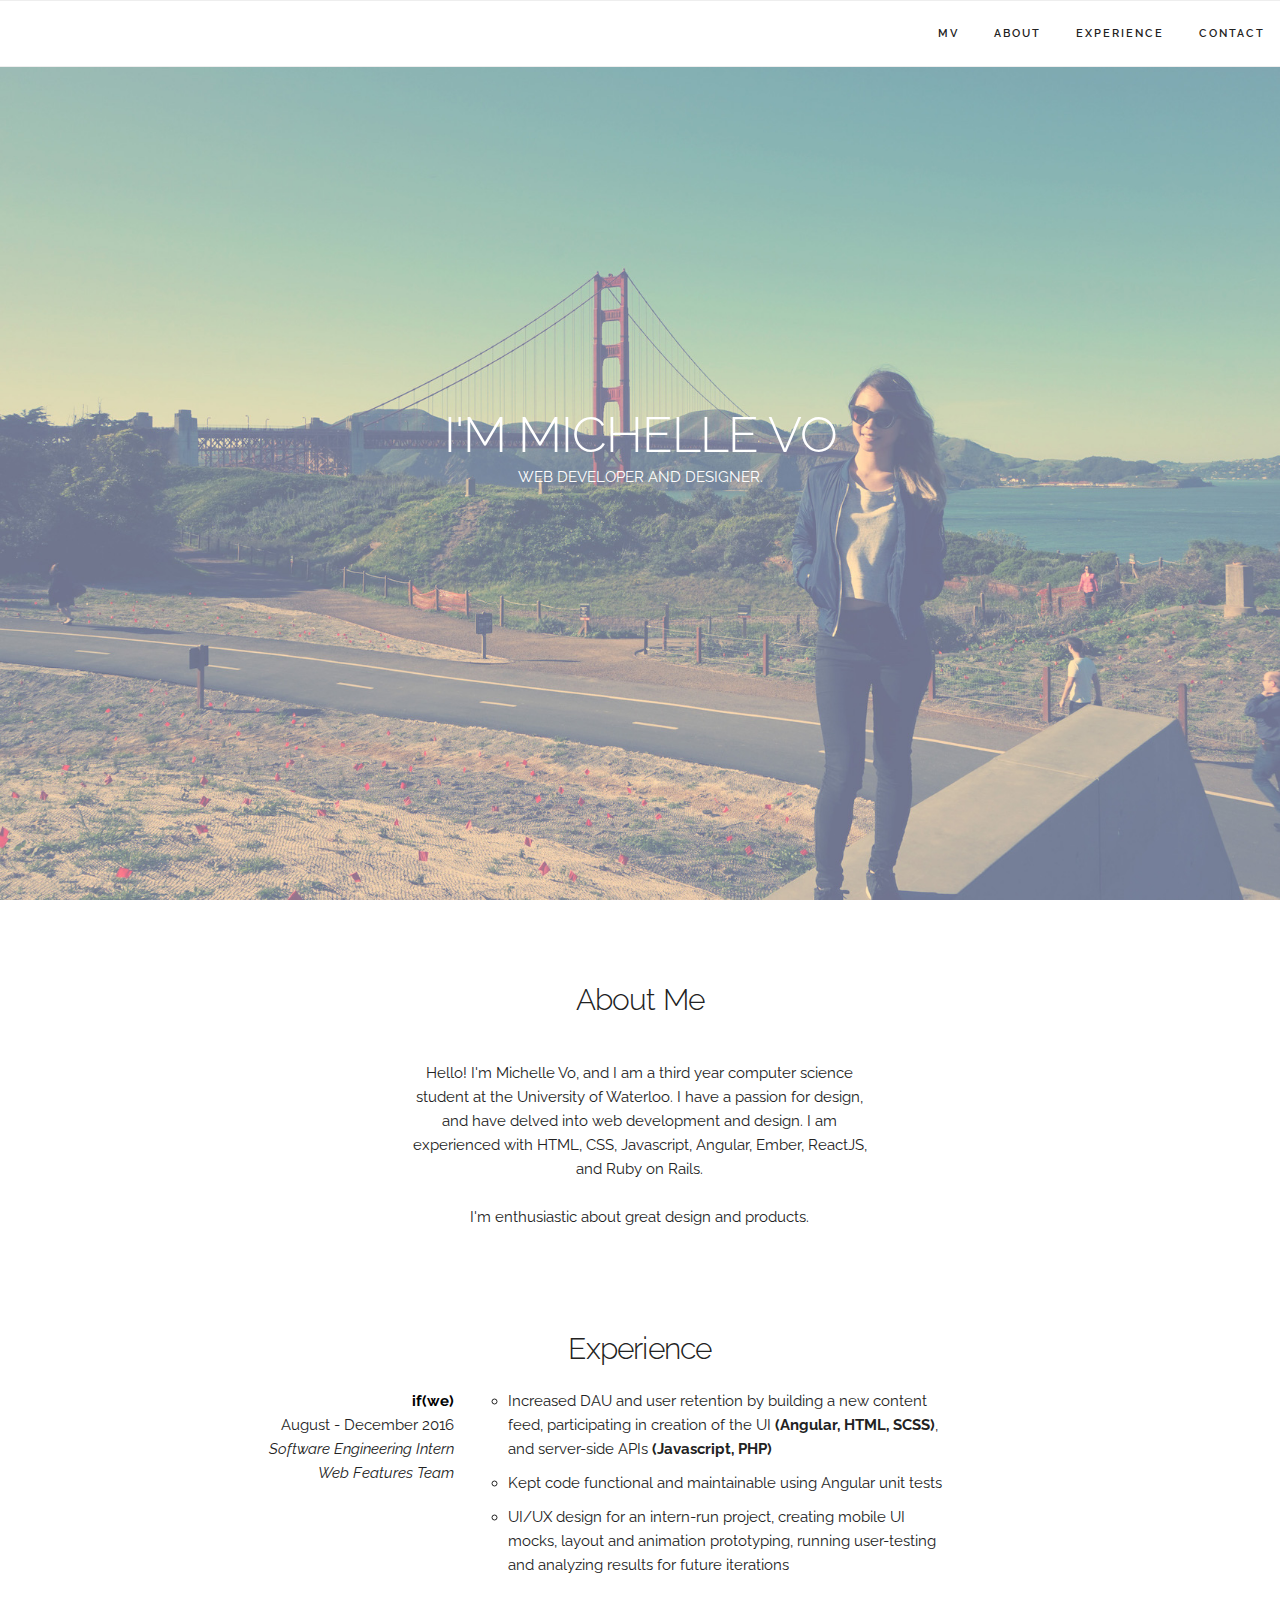
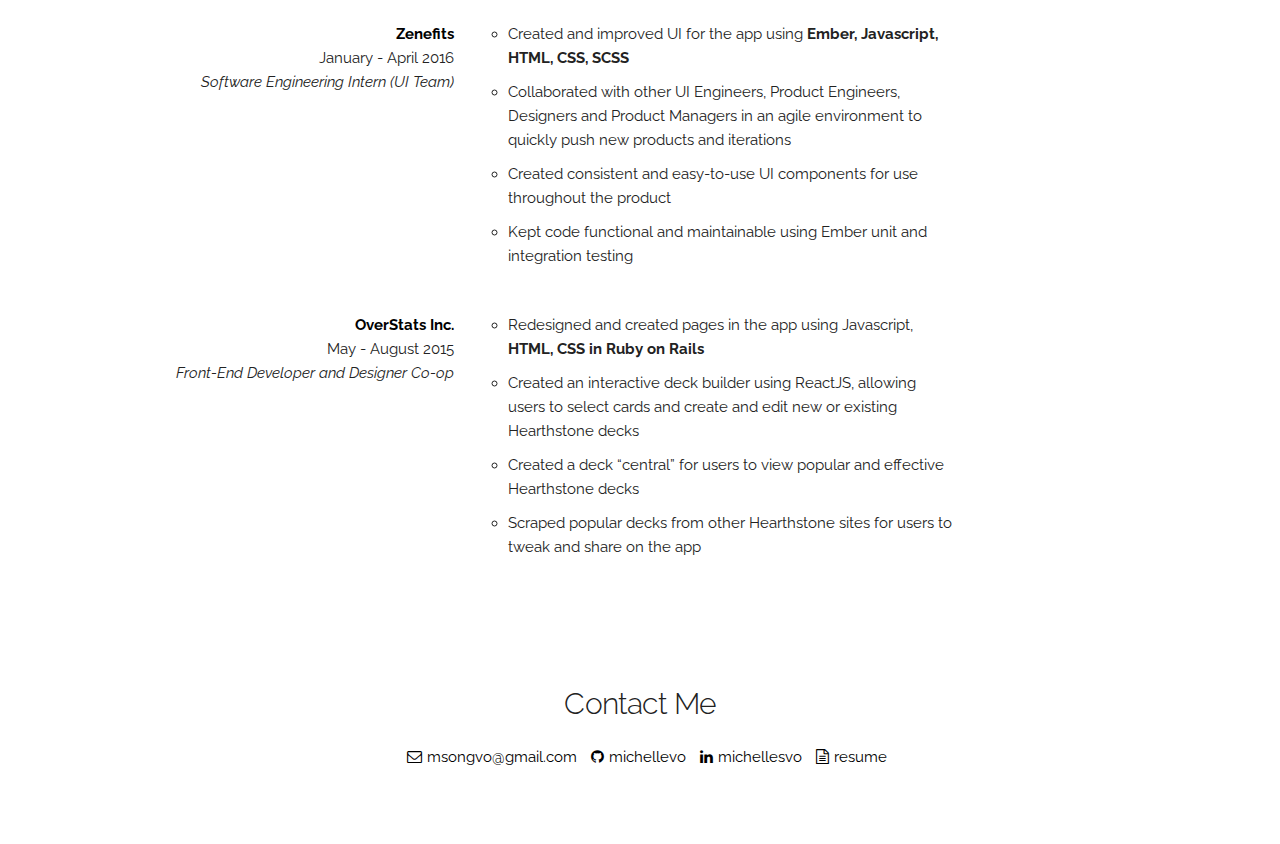
<file: index.html>
<!DOCTYPE html>
<html lang="en">
<head>

  <!-- Basic Page Needs -->
  <meta charset="utf-8">
  <title> michelle vo </title>
  <meta name="description" content="Michelle Vo is a front-end developer and designer currently studying at the University of Waterloo.">
  <meta name="author" content="Michelle Vo">

  <!-- Mobile Specific Metas -->
  <meta name="viewport" content="width=device-width, initial-scale=1">

  <!-- FONT -->
  <link href="http://fonts.googleapis.com/css?family=Raleway:400,300,600" rel="stylesheet" type="text/css">

  <!-- CSS -->
  <link rel="stylesheet" href="css/skeleton.css">
  <link rel="stylesheet" href="custom.css">
  <link rel="stylesheet" href="css/font-awesome.min.css">

  <!-- Favicon -->
  <link rel="icon" type="image/png" href="images/favicon.png">

  <!-- jquery -->

</head>
<body>
    <nav class="navbar">
      <ul class="navbar-list">
        <li class="navbar-item mv"><a class="navbar-link" href="#header"> MV </a> </li>
        <li class="navbar-item"><a class="navbar-link" href="#about"> About </a> </li>
        <li class="navbar-item"><a class="navbar-link" href="#experience"> Experience </a> </li>
        <li class="navbar-item"><a class="navbar-link" href="#contact"> Contact </a> </li>
      </ul>
    </nav>

    <div id="header">
      <div class="title">
        <h1> I'M MICHELLE VO </h1>
        <p>  WEB DEVELOPER AND DESIGNER. </p>
      </div>
    </div>

  <div class="container">
    <div class="row section centered" id="about">
      <h4> About Me </h4>
      <div class="offset-by-three columns six">
          <p class="centered" >
          Hello! I'm Michelle Vo, and I am a third year computer science student
          at the University of Waterloo. I have a passion for design, and have
          delved into web development and design. I am experienced with
          HTML, CSS, Javascript, Angular, Ember, ReactJS, and Ruby on Rails.</br></br> I'm
          enthusiastic about great design and products.
          </p>
      </div>
    </div>

    <div class="row section" id="experience">
      <h4 class="centered"> Experience </h4>
      <div class="row job">
        <div class="four columns">
            <p class="exp-info"><strong><a href="http://www.ifwe.co/">if(we)</a></strong></p>
          <p class="exp-info">August - December 2016</p>
          <p class="exp-info title"><em>Software Engineering Intern</br>Web Features Team</em></p>
        </div>
        <div class="six columns">
          <p class="exp-desc">
            <ul>
              <li>Increased DAU and user retention by building a new content feed, participating in creation of the UI <strong>(Angular, HTML, SCSS)</strong>, and server-side APIs <strong>(Javascript, PHP)</strong></li>
              <li>Kept code functional and maintainable using Angular unit tests</li>
              <li>UI/UX design for an intern-run project, creating mobile UI mocks, layout and animation prototyping, running user-testing and analyzing results for future iterations</li>
            </ul>
            </p>
        </div>
      </div>
      <div class="row job">
        <div class="four columns">
            <p class="exp-info"><strong><a href="http://zenefits.com">Zenefits</a></strong></p>
          <p class="exp-info">January - April 2016</p>
          <p class="exp-info title"><em>Software Engineering Intern (UI Team)</em></p>
        </div>
        <div class="six columns">
          <p class="exp-desc">
            <ul>
                <li>Created and improved UI for the app using <strong>Ember, Javascript, HTML, CSS, SCSS</strong></li>
                <li>Collaborated with other UI Engineers, Product Engineers, Designers and Product Managers in an agile environment to quickly push new products and iterations</li>
                <li>Created consistent and easy-to-use UI components for use throughout the product</li>
                <li>Kept code functional and maintainable using Ember unit and integration testing</li>
            </ul>
            </p>
        </div>
      </div>
      <div class="row job">
        <div class="four columns">
            <p class="exp-info"><strong><a href="http://overstats.com">OverStats Inc.</a></strong></p>
          <p class="exp-info">May - August 2015 </p>
          <p class="exp-info title"><em>Front-End Developer and Designer Co-op</em></p>
        </div>
        <div class="six columns">
          <p class="exp-desc">
            <ul>
                <li> Redesigned and created pages in the app using Javascript,<strong> HTML, CSS in Ruby on Rails</strong></li>
                <li>Created an interactive deck builder using ReactJS, allowing users to select cards and create and edit new or existing Hearthstone decks</li>
                <li>Created a deck “central” for users to view popular and effective Hearthstone decks</li>
                <li>Scraped popular decks from other Hearthstone sites for users to tweak and share on the app</li>
            </ul>
          </p>
        </div>
      </div>

    <div class="row section" id="contact">
      <h4 class="centered"> Contact Me </h4>
      <div class="offset-by-two eight columns">
        <ul class="contact-links">
	        <li><a id="email" value="msongvo@gmail.com" data-clipboard-target="#email"><i class="fa fa-envelope-o"></i>msongvo@gmail.com </a></li>
          <li><a href="http://github.com/michellevo"><i class="fa fa-github"></i>michellevo </a></li>
	        <li><a href="http://linkedin.com/in/michellesvo"><i class="fa fa-linkedin"></i>michellesvo</a></li>
          <li><a href="MV-resume.pdf"><i class="fa fa-file-text-o"></i>resume</a></li>
        </ul>
      </div>
    </div>
  </div>
  <script src="http://code.jquery.com/jquery-1.11.3.min.js"></script>
  <script>
    $('.navbar-link').click(function() {
      if (location.pathname.replace(/^\//,'') == this.pathname.replace(/^\//,'')
          || location.hostname == this.hostname) {

          var target = $(this.hash);
          target = target.length ? target : $('[name=' + this.hash.slice(1) +']');
             if (target.length) {
               $('html,body').animate({
                   scrollTop: target.offset().top - 100
              }, 1000);
              return false;
          }
      }
    });

    new Clipboard('.contact-links a');
  </script>

<!-- End Document
  –––––––––––––––––––––––––––––––––––––––––––––––––– -->
</body>
</html>
</file>
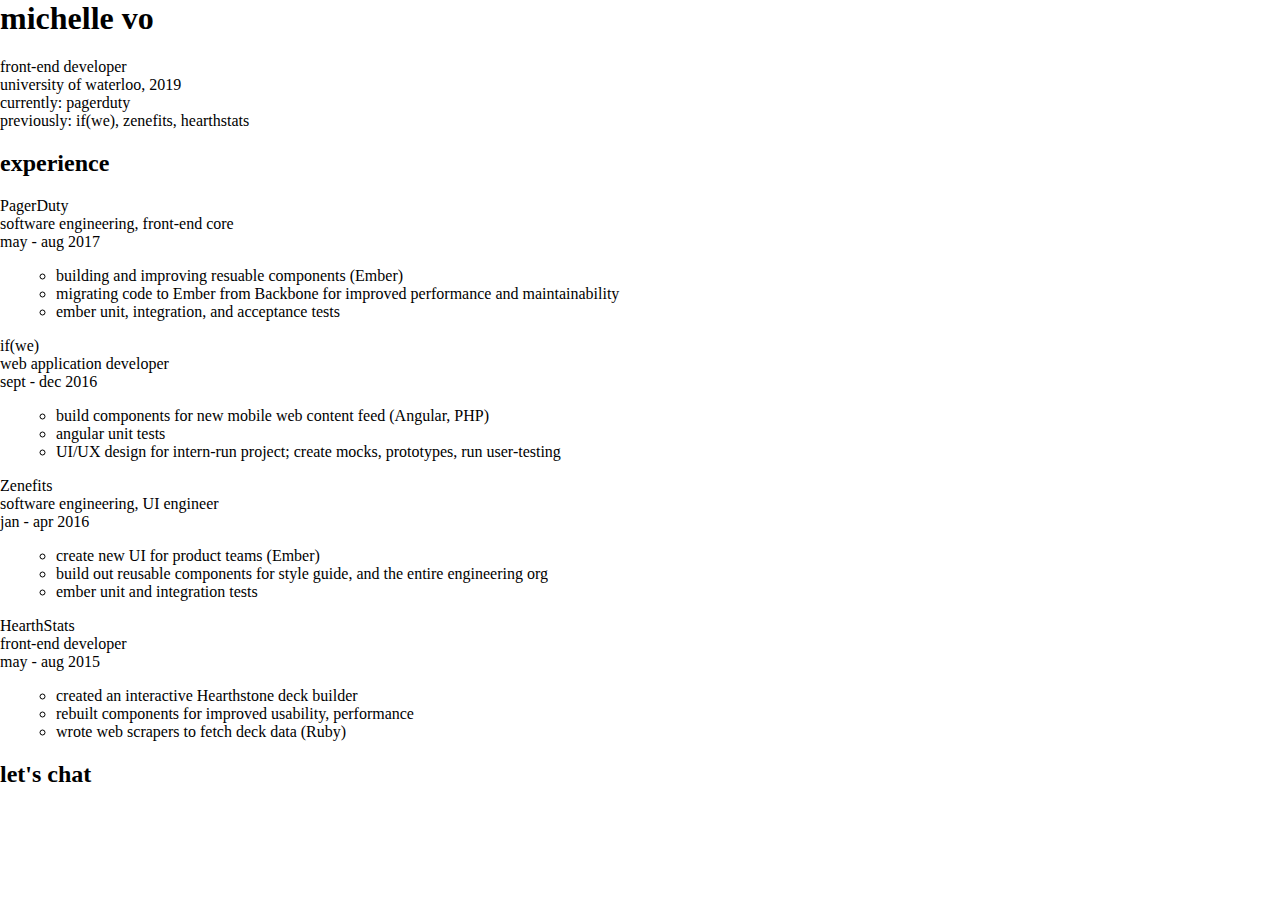
<file: index-temp.html>
<html lang="en">

<head>
  <!-- Basic Page Needs -->
  <meta charset="utf-8">
  <title> michelle vo </title>
  <meta name="description" content="Michelle Vo is a front-end web developer and designer currently studying at the University of Waterloo.">
  <meta name="author" content="Michelle Vo">
  <!-- Mobile Specific Metas -->
  <meta name="viewport" content="width=device-width, initial-scale=1">
  <!-- FONT -->
  <link href="https://fonts.googleapis.com/css?family=Source+Sans+Pro" rel="stylesheet">

  <!-- CSS -->
  <!-- <link rel="stylesheet" href="css/normalize.css">
  <link rel="stylesheet" href="css/skeleton.css"> -->
  <link rel="stylesheet" href="custom.css">
  <!-- <link rel="stylesheet" href="css/font-awesome.min.css"> -->

  <!-- Favicon -->
  <link rel="icon" type="image/png" href="images/favicon.png">
</head>

<body>
  <header></header>

  <div class="container--above-fold">
    <div class="title-info">
      <h1>michelle vo</h1>
      <p>front-end developer</p>
      <p>university of waterloo, 2019</p>
      <p>currently: pagerduty</p>
      <p>previously: if(we), zenefits, hearthstats</p>
    </div>
  </div>

  <div class="divider"></div>

  <div class="container--experience">
    <h2> experience </h2>
    <div class="experience">
      <div class="meta-info">
        <p class="company-title">PagerDuty</p>
        <p>software engineering, front-end core</p>
        <p>may - aug 2017</p>
      </div>
      <ul class="job-description">
        <li>building and improving resuable components (Ember)</li>
        <li>migrating code to Ember from Backbone for improved performance and maintainability</li>
        <li>ember unit, integration, and acceptance tests</li>
      </ul>
    </div>
    <div class="experience">
      <div class="meta-info">
        <p class="company-title">if(we)</p>
        <p>web application developer</p>
        <p>sept - dec 2016</p>
      </div>
      <ul class="job-description">
        <li>build components for new mobile web content feed (Angular, PHP)</li>
        <li>angular unit tests</li>
        <li>UI/UX design for intern-run project; create mocks, prototypes, run user-testing</li>
      </ul>
    </div>
    <div class="experience">
      <div class="meta-info">
        <p class="company-title">Zenefits</p>
        <p>software engineering, UI engineer</p>
        <p>jan - apr 2016</p>
      </div>
      <ul class="job-description">
        <li>create new UI for product teams (Ember)</li>
        <li>build out reusable components for style guide, and the entire engineering org</li>
        <li>ember unit and integration tests</li>
      </ul>
    </div>
    <div class="experience">
      <div class="meta-info">
        <p class="company-title">HearthStats</p>
        <p>front-end developer</p>
        <p>may - aug 2015</p>
      </div>
      <ul class="job-description">
        <li>created an interactive Hearthstone deck builder</li>
        <li>rebuilt components for improved usability, performance</li>
        <li>wrote web scrapers to fetch deck data (Ruby)</li>
      </ul>
    </div>
  </div>

  <footer>
    <h2>let's chat</h2>
  </footer>
</body>
</file>
<file: css/skeleton.css>
/*
* Skeleton V2.0.4
* Copyright 2014, Dave Gamache
* www.getskeleton.com
* Free to use under the MIT license.
* http://www.opensource.org/licenses/mit-license.php
* 12/29/2014
*/


/* Table of contents
––––––––––––––––––––––––––––––––––––––––––––––––––
- Grid
- Base Styles
- Typography
- Links
- Buttons
- Forms
- Lists
- Code
- Tables
- Spacing
- Utilities
- Clearing
- Media Queries
*/


/* Grid
–––––––––––––––––––––––––––––––––––––––––––––––––– */
.container {
  position: relative;
  width: 100%;
  max-width: 960px;
  margin: 0 auto;
  padding: 0 20px;
  box-sizing: border-box; }
.column,
.columns {
  width: 100%;
  float: left;
  box-sizing: border-box; }

/* For devices larger than 400px */
@media (min-width: 400px) {
  .container {
    width: 85%;
    padding: 0; }
}

/* For devices larger than 550px */
@media (min-width: 550px) {
  .container {
    width: 80%; }
  .column,
  .columns {
    margin-left: 4%; }
  .column:first-child,
  .columns:first-child {
    margin-left: 0; }

  .one.column,
  .one.columns                    { width: 4.66666666667%; }
  .two.columns                    { width: 13.3333333333%; }
  .three.columns                  { width: 22%;            }
  .four.columns                   { width: 30.6666666667%; }
  .five.columns                   { width: 39.3333333333%; }
  .six.columns                    { width: 48%;            }
  .seven.columns                  { width: 56.6666666667%; }
  .eight.columns                  { width: 65.3333333333%; }
  .nine.columns                   { width: 74.0%;          }
  .ten.columns                    { width: 82.6666666667%; }
  .eleven.columns                 { width: 91.3333333333%; }
  .twelve.columns                 { width: 100%; margin-left: 0; }

  .one-third.column               { width: 30.6666666667%; }
  .two-thirds.column              { width: 65.3333333333%; }

  .one-half.column                { width: 48%; }

  /* Offsets */
  .offset-by-one.column,
  .offset-by-one.columns          { margin-left: 8.66666666667%; }
  .offset-by-two.column,
  .offset-by-two.columns          { margin-left: 17.3333333333%; }
  .offset-by-three.column,
  .offset-by-three.columns        { margin-left: 26%;            }
  .offset-by-four.column,
  .offset-by-four.columns         { margin-left: 34.6666666667%; }
  .offset-by-five.column,
  .offset-by-five.columns         { margin-left: 43.3333333333%; }
  .offset-by-six.column,
  .offset-by-six.columns          { margin-left: 52%;            }
  .offset-by-seven.column,
  .offset-by-seven.columns        { margin-left: 60.6666666667%; }
  .offset-by-eight.column,
  .offset-by-eight.columns        { margin-left: 69.3333333333%; }
  .offset-by-nine.column,
  .offset-by-nine.columns         { margin-left: 78.0%;          }
  .offset-by-ten.column,
  .offset-by-ten.columns          { margin-left: 86.6666666667%; }
  .offset-by-eleven.column,
  .offset-by-eleven.columns       { margin-left: 95.3333333333%; }

  .offset-by-one-third.column,
  .offset-by-one-third.columns    { margin-left: 34.6666666667%; }
  .offset-by-two-thirds.column,
  .offset-by-two-thirds.columns   { margin-left: 69.3333333333%; }

  .offset-by-one-half.column,
  .offset-by-one-half.columns     { margin-left: 52%; }

}


/* Base Styles
–––––––––––––––––––––––––––––––––––––––––––––––––– */
/* NOTE
html is set to 62.5% so that all the REM measurements throughout Skeleton
are based on 10px sizing. So basically 1.5rem = 15px :) */
html {
  font-size: 62.5%; }
body {
  font-size: 1.5em; /* currently ems cause chrome bug misinterpreting rems on body element */
  line-height: 1.6;
  font-weight: 400;
  font-family: "Raleway", "HelveticaNeue", "Helvetica Neue", Helvetica, Arial, sans-serif;
  color: #222; }


/* Typography
–––––––––––––––––––––––––––––––––––––––––––––––––– */
h1, h2, h3, h4, h5, h6 {
  margin-top: 0;
  margin-bottom: 2rem;
  font-weight: 300; }
h1 { font-size: 4.0rem; line-height: 1.2;  letter-spacing: -.1rem;}
h2 { font-size: 3.6rem; line-height: 1.25; letter-spacing: -.1rem; }
h3 { font-size: 3.0rem; line-height: 1.3;  letter-spacing: -.1rem; }
h4 { font-size: 2.4rem; line-height: 1.35; letter-spacing: -.08rem; }
h5 { font-size: 1.8rem; line-height: 1.5;  letter-spacing: -.05rem; }
h6 { font-size: 1.5rem; line-height: 1.6;  letter-spacing: 0; }

/* Larger than phablet */
@media (min-width: 550px) {
  h1 { font-size: 5.0rem; }
  h2 { font-size: 4.2rem; }
  h3 { font-size: 3.6rem; }
  h4 { font-size: 3.0rem; }
  h5 { font-size: 2.4rem; }
  h6 { font-size: 1.5rem; }
}

p {
  margin-top: 0; }


/* Links
–––––––––––––––––––––––––––––––––––––––––––––––––– */
a {
  color: #1EAEDB; }
a:hover {
  color: #0FA0CE; }


/* Buttons
–––––––––––––––––––––––––––––––––––––––––––––––––– */
.button,
button,
input[type="submit"],
input[type="reset"],
input[type="button"] {
  display: inline-block;
  height: 38px;
  padding: 0 30px;
  color: #555;
  text-align: center;
  font-size: 11px;
  font-weight: 600;
  line-height: 38px;
  letter-spacing: .1rem;
  text-transform: uppercase;
  text-decoration: none;
  white-space: nowrap;
  background-color: transparent;
  border-radius: 4px;
  border: 1px solid #bbb;
  cursor: pointer;
  box-sizing: border-box; }
.button:hover,
button:hover,
input[type="submit"]:hover,
input[type="reset"]:hover,
input[type="button"]:hover,
.button:focus,
button:focus,
input[type="submit"]:focus,
input[type="reset"]:focus,
input[type="button"]:focus {
  color: #333;
  border-color: #888;
  outline: 0; }
.button.button-primary,
button.button-primary,
input[type="submit"].button-primary,
input[type="reset"].button-primary,
input[type="button"].button-primary {
  color: #FFF;
  background-color: #33C3F0;
  border-color: #33C3F0; }
.button.button-primary:hover,
button.button-primary:hover,
input[type="submit"].button-primary:hover,
input[type="reset"].button-primary:hover,
input[type="button"].button-primary:hover,
.button.button-primary:focus,
button.button-primary:focus,
input[type="submit"].button-primary:focus,
input[type="reset"].button-primary:focus,
input[type="button"].button-primary:focus {
  color: #FFF;
  background-color: #1EAEDB;
  border-color: #1EAEDB; }


/* Forms
–––––––––––––––––––––––––––––––––––––––––––––––––– */
input[type="email"],
input[type="number"],
input[type="search"],
input[type="text"],
input[type="tel"],
input[type="url"],
input[type="password"],
textarea,
select {
  height: 38px;
  padding: 6px 10px; /* The 6px vertically centers text on FF, ignored by Webkit */
  background-color: #fff;
  border: 1px solid #D1D1D1;
  border-radius: 4px;
  box-shadow: none;
  box-sizing: border-box; }
/* Removes awkward default styles on some inputs for iOS */
input[type="email"],
input[type="number"],
input[type="search"],
input[type="text"],
input[type="tel"],
input[type="url"],
input[type="password"],
textarea {
  -webkit-appearance: none;
     -moz-appearance: none;
          appearance: none; }
textarea {
  min-height: 65px;
  padding-top: 6px;
  padding-bottom: 6px; }
input[type="email"]:focus,
input[type="number"]:focus,
input[type="search"]:focus,
input[type="text"]:focus,
input[type="tel"]:focus,
input[type="url"]:focus,
input[type="password"]:focus,
textarea:focus,
select:focus {
  border: 1px solid #33C3F0;
  outline: 0; }
label,
legend {
  display: block;
  margin-bottom: .5rem;
  font-weight: 600; }
fieldset {
  padding: 0;
  border-width: 0; }
input[type="checkbox"],
input[type="radio"] {
  display: inline; }
label > .label-body {
  display: inline-block;
  margin-left: .5rem;
  font-weight: normal; }


/* Lists
–––––––––––––––––––––––––––––––––––––––––––––––––– */
ul {
  list-style: circle inside; }
ol {
  list-style: decimal inside; }
ol, ul {
  padding-left: 0;
  margin-top: 0; }
ul ul,
ul ol,
ol ol,
ol ul {
  margin: 1.5rem 0 1.5rem 3rem;
  font-size: 90%; }
li {
  margin-bottom: 1rem; }


/* Code
–––––––––––––––––––––––––––––––––––––––––––––––––– */
code {
  padding: .2rem .5rem;
  margin: 0 .2rem;
  font-size: 90%;
  white-space: nowrap;
  background: #F1F1F1;
  border: 1px solid #E1E1E1;
  border-radius: 4px; }
pre > code {
  display: block;
  padding: 1rem 1.5rem;
  white-space: pre; }


/* Tables
–––––––––––––––––––––––––––––––––––––––––––––––––– */
th,
td {
  padding: 12px 15px;
  text-align: left;
  border-bottom: 1px solid #E1E1E1; }
th:first-child,
td:first-child {
  padding-left: 0; }
th:last-child,
td:last-child {
  padding-right: 0; }


/* Spacing
–––––––––––––––––––––––––––––––––––––––––––––––––– */
button,
.button {
  margin-bottom: 1rem; }
input,
textarea,
select,
fieldset {
  margin-bottom: 1.5rem; }
pre,
blockquote,
dl,
figure,
table,
p,
ul,
ol,
form {
  margin-bottom: 2.5rem; }


/* Utilities
–––––––––––––––––––––––––––––––––––––––––––––––––– */
.u-full-width {
  width: 100%;
  box-sizing: border-box; }
.u-max-full-width {
  max-width: 100%;
  box-sizing: border-box; }
.u-pull-right {
  float: right; }
.u-pull-left {
  float: left; }


/* Misc
–––––––––––––––––––––––––––––––––––––––––––––––––– */
hr {
  margin-top: 3rem;
  margin-bottom: 3.5rem;
  border-width: 0;
  border-top: 1px solid #E1E1E1; }


/* Clearing
–––––––––––––––––––––––––––––––––––––––––––––––––– */

/* Self Clearing Goodness */
.container:after,
.row:after,
.u-cf {
  content: "";
  display: table;
  clear: both; }


/* Media Queries
–––––––––––––––––––––––––––––––––––––––––––––––––– */
/*
Note: The best way to structure the use of media queries is to create the queries
near the relevant code. For example, if you wanted to change the styles for buttons
on small devices, paste the mobile query code up in the buttons section and style it
there.
*/


/* Larger than mobile */
@media (min-width: 400px) {}

/* Larger than phablet (also point when grid becomes active) */
@media (min-width: 550px) {}

/* Larger than tablet */
@media (min-width: 750px) {}

/* Larger than desktop */
@media (min-width: 1000px) {}

/* Larger than Desktop HD */
@media (min-width: 1200px) {}
</file>
<file: custom.css>
body, .title h1, h4, p {
  margin: 0;
}

a {
  text-decoration: none;
}

.centered {
  margin: auto;
  text-align: center;
}

.section {
  margin-top: 80px;
}

.section h4 {
  margin-bottom: 20px;
}

/*.columns, .column {
  border-width: 1px;
  border-style: solid;
}*/
.exp-info {
  text-align: right;
}

.exp-links a{
  padding-left: 5px;
}

.job {
  padding-bottom: 20px;
}

a {
  color: black;
}

.contact-links {
  text-align: center;
}

.contact-links li {
  display: inline-block;
  padding-left: 5px;
  padding-right: 5px;
}

.contact-links i {
  padding-right: 5px;
}

@media (max-width: 550px) {
  .exp-info {
    text-align: center;
  }
  .exp-desc {
    text-align: center;
    padding-top: 20px;
  }
  .exp-links {
    margin: auto;
    text-align: center;
  }
  .mv {
    display: none;
  }
}

#header {
  height: 100vh;
  background: url(images/background.jpg) no-repeat center center;
  background-size: cover;
}

#header .title {
  color: white;
  text-align: center;
  padding-top: 45vh;
}

#about p {
  padding-top: 20px;
  padding-bottom: 20px;
}

#contact {
  margin-bottom: 40px;
}

#email {
  cursor: pointer;
}

/* NAVBAR */
.navbar {
  display: block;
  height: 6.5rem;
  background: #fff;
  z-index: 99;
  border-top: 1px solid #eee;
  border-bottom: 1px solid #eee;
  padding-left:20px;
  position: fixed;
  width: 100%;
  top: 0;
  left: 0;
}

.navbar ul {
  float:right;
}

.navbar-spacer {
  display: none;
}

.navbar > .container {
  width: 100%;
}

.navbar-list {
  list-style: none;
  margin-bottom: 0;
  margin: auto;
}

.navbar-item {
  position: relative;
  float: left;
  margin-bottom: 0;
}

.navbar-link {
  text-transform: uppercase;
  font-size: 11px;
  font-weight: 600;
  letter-spacing: .2rem;
  margin-right: 35px;
  text-decoration: none;
  line-height: 6.5rem;
  color: #222;
}

.navbar-link.active {
  color: #33C3F0;
}

.has-docked-nav .navbar {
  position: fixed;
  top: 0;
  left: 0;
}

/* override */
ul {
  list-style: circle outside;
  margin-left: 1em;
}
</file>
